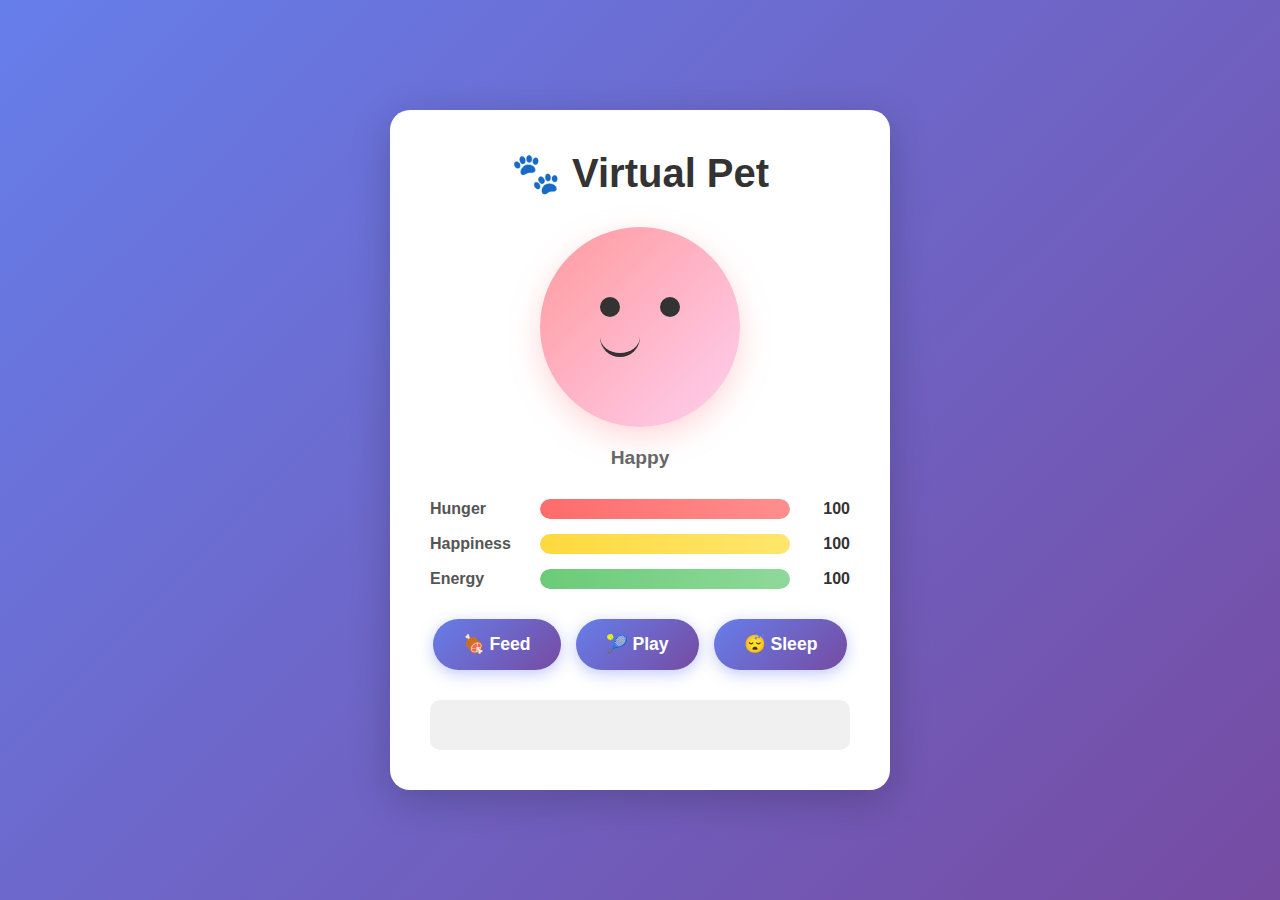
<file: index.html>
<!DOCTYPE html>
<html lang="en">
<head>
    <meta charset="UTF-8">
    <meta name="viewport" content="width=device-width, initial-scale=1.0">
    <title>Virtual Pet</title>
    <meta name="theme-color" content="#667eea">
    <link rel="stylesheet" href="style.css">
    <link rel="manifest" href="manifest.json">
</head>
<body>
    <div class="container">
        <h1>🐾 Virtual Pet</h1>
        
        <div class="pet-container">
            <div class="pet" id="pet">
                <div class="pet-face">
                    <div class="pet-eyes">
                        <div class="eye left"></div>
                        <div class="eye right"></div>
                    </div>
                    <div class="pet-mouth" id="petMouth"></div>
                </div>
            </div>
            <div class="pet-emotion" id="petEmotion">Happy</div>
        </div>

        <div class="stats">
            <div class="stat">
                <label>Hunger</label>
                <div class="stat-bar">
                    <div class="stat-fill" id="hungerBar"></div>
                </div>
                <span id="hungerValue">100</span>
            </div>
            <div class="stat">
                <label>Happiness</label>
                <div class="stat-bar">
                    <div class="stat-fill" id="happinessBar"></div>
                </div>
                <span id="happinessValue">100</span>
            </div>
            <div class="stat">
                <label>Energy</label>
                <div class="stat-bar">
                    <div class="stat-fill" id="energyBar"></div>
                </div>
                <span id="energyValue">100</span>
            </div>
        </div>

        <div class="actions">
            <button class="action-btn" id="feedBtn">🍖 Feed</button>
            <button class="action-btn" id="playBtn">🎾 Play</button>
            <button class="action-btn" id="sleepBtn">😴 Sleep</button>
        </div>

        <div class="message" id="message"></div>

        <button class="download-btn" id="downloadBtn">📥 Install App</button>
    </div>

    <script src="script.js"></script>
</body>
</html>
</file>
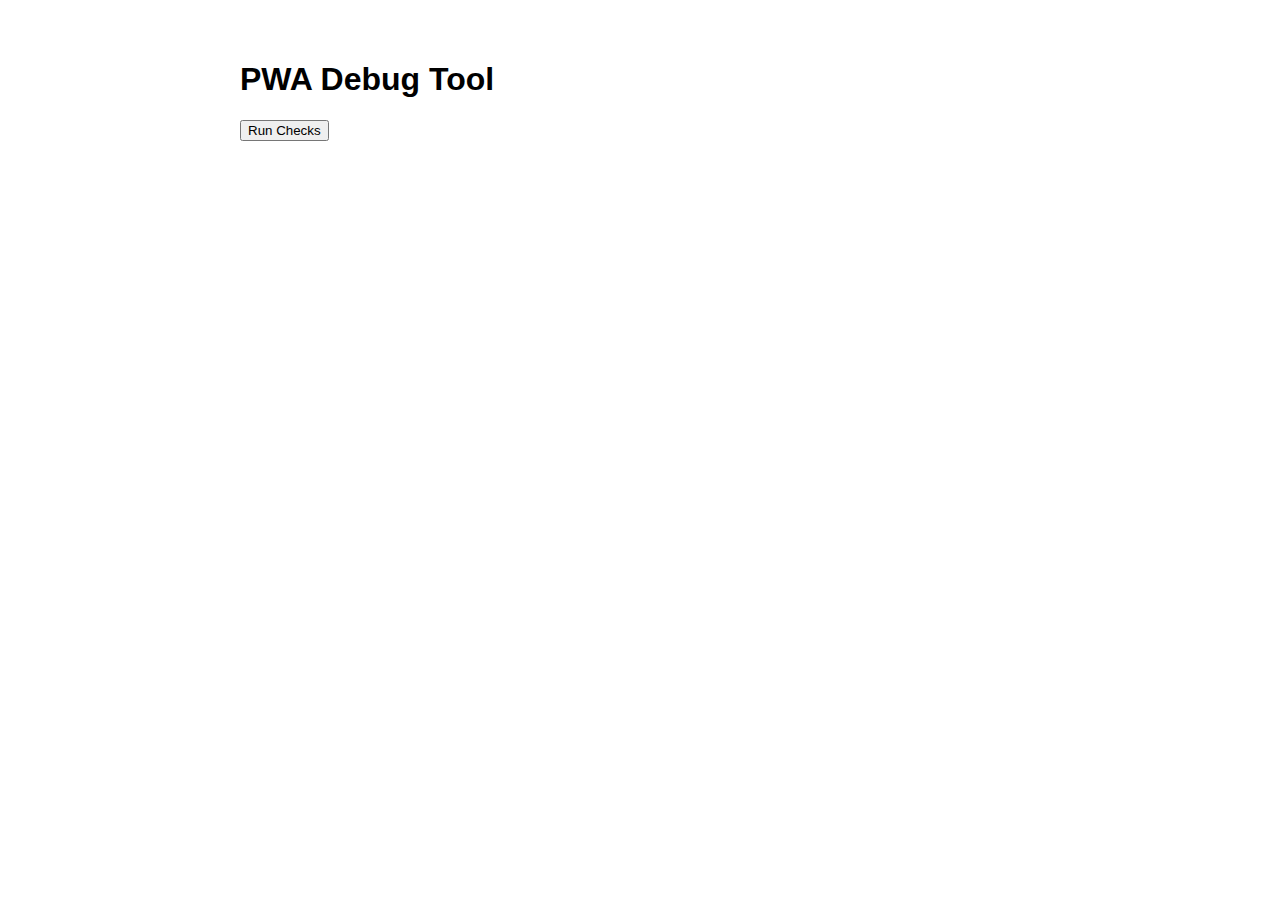
<file: debug.html>
<!DOCTYPE html>
<html lang="en">
<head>
    <meta charset="UTF-8">
    <meta name="viewport" content="width=device-width, initial-scale=1.0">
    <title>PWA Debug Tool</title>
    <style>
        body {
            font-family: Arial, sans-serif;
            max-width: 800px;
            margin: 20px auto;
            padding: 20px;
        }
        .status {
            padding: 10px;
            margin: 10px 0;
            border-radius: 5px;
        }
        .success {
            background: #d4edda;
            border: 1px solid #c3e6cb;
            color: #155724;
        }
        .error {
            background: #f8d7da;
            border: 1px solid #f5c6cb;
            color: #721c24;
        }
        .info {
            background: #d1ecf1;
            border: 1px solid #bee5eb;
            color: #0c5460;
        }
        pre {
            background: #f5f5f5;
            padding: 10px;
            border-radius: 5px;
            overflow-x: auto;
        }
    </style>
</head>
<body>
    <h1>PWA Debug Tool</h1>
    <button onclick="runChecks()">Run Checks</button>
    <div id="results"></div>

    <script>
        async function runChecks() {
            const results = document.getElementById('results');
            results.innerHTML = '';

            function addStatus(message, type) {
                const div = document.createElement('div');
                div.className = `status ${type}`;
                div.textContent = message;
                results.appendChild(div);
            }

            function addDetails(title, content) {
                const div = document.createElement('div');
                div.className = 'status info';
                div.innerHTML = `<strong>${title}:</strong><pre>${JSON.stringify(content, null, 2)}</pre>`;
                results.appendChild(div);
            }

            addStatus('Running PWA diagnostics...', 'info');

            const checks = [
                {
                    name: 'HTTPS',
                    test: () => location.protocol === 'https:' || location.hostname === 'localhost' || location.hostname === '127.0.0.1',
                    success: 'Serving over HTTPS',
                    error: 'Not serving over HTTPS - PWA requires HTTPS'
                },
                {
                    name: 'Service Worker Support',
                    test: () => 'serviceWorker' in navigator,
                    success: 'Service Worker API is available',
                    error: 'Service Worker API is not supported'
                },
                {
                    name: 'Manifest',
                    test: async () => {
                        try {
                            const response = await fetch('manifest.json');
                            return response.ok;
                        } catch {
                            return false;
                        }
                    },
                    success: 'manifest.json is accessible',
                    error: 'manifest.json is not accessible'
                },
                {
                    name: 'Service Worker Registration',
                    test: async () => {
                        try {
                            const registration = await navigator.serviceWorker.register('service-worker.js');
                            return registration.active !== null;
                        } catch {
                            return false;
                        }
                    },
                    success: 'Service Worker is registered and active',
                    error: 'Service Worker registration failed'
                }
            ];

            for (const check of checks) {
                try {
                    const passed = await check.test();
                    addStatus(passed ? `✓ ${check.success}` : `✗ ${check.error}`, passed ? 'success' : 'error');
                } catch (e) {
                    addStatus(`✗ ${check.error}: ${e.message}`, 'error');
                }
            }

            addDetails('Current URL', {
                href: location.href,
                protocol: location.protocol,
                hostname: location.hostname,
                pathname: location.pathname
            });

            if ('serviceWorker' in navigator) {
                const registration = await navigator.serviceWorker.getRegistration();
                if (registration) {
                    addDetails('Service Worker', {
                        scope: registration.scope,
                        state: registration.active?.state || 'not active',
                        installing: registration.installing?.state || 'none',
                        waiting: registration.waiting?.state || 'none'
                    });
                } else {
                    addStatus('No Service Worker registration found', 'error');
                }
            }

            const manifestLink = document.querySelector('link[rel="manifest"]');
            if (manifestLink) {
                addDetails('Manifest Link', {
                    href: manifestLink.href
                });
            } else {
                addStatus('No manifest link found in HTML', 'error');
            }

            addStatus('\nCommon issues:', 'info');
            addStatus('1. Make sure icons (icon-192.png and icon-512.png) exist in the same folder', 'info');
            addStatus('2. The app must be served over HTTPS (except localhost)', 'info');
            addStatus('3. User must interact with the page before install prompt shows', 'info');
            addStatus('4. Try refreshing the page after generating icons', 'info');
        }
    </script>
</body>
</html>
</file>
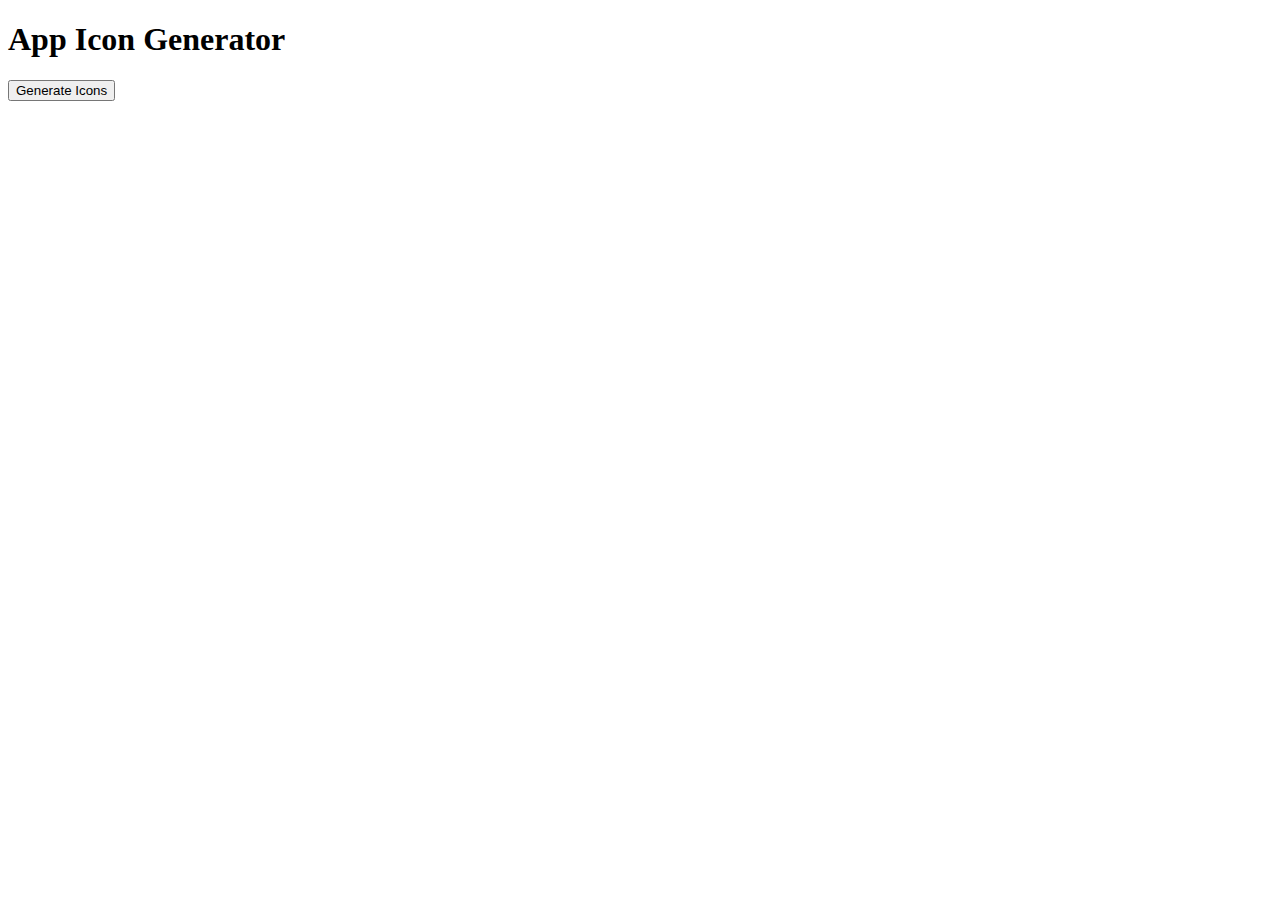
<file: generate-icons.html>
<!DOCTYPE html>
<html lang="en">
<head>
    <meta charset="UTF-8">
    <meta name="viewport" content="width=device-width, initial-scale=1.0">
    <title>Generate App Icons</title>
</head>
<body>
    <h1>App Icon Generator</h1>
    <button onclick="generateIcons()">Generate Icons</button>
    <div id="output"></div>

    <script>
        function generateIcons() {
            const sizes = [192, 512];
            const output = document.getElementById('output');

            sizes.forEach(size => {
                const canvas = document.createElement('canvas');
                canvas.width = size;
                canvas.height = size;
                const ctx = canvas.getContext('2d');

                const gradient = ctx.createLinearGradient(0, 0, size, size);
                gradient.addColorStop(0, '#667eea');
                gradient.addColorStop(1, '#764ba2');
                ctx.fillStyle = gradient;
                ctx.fillRect(0, 0, size, size);

                ctx.font = `bold ${size * 0.4}px Arial`;
                ctx.textAlign = 'center';
                ctx.textBaseline = 'middle';
                ctx.fillStyle = 'white';
                ctx.fillText('🐾', size / 2, size / 2);

                const link = document.createElement('a');
                link.download = `icon-${size}.png`;
                link.href = canvas.toDataURL('image/png');
                link.textContent = `Download icon-${size}.png`;
                link.style.display = 'block';
                link.style.margin = '10px';
                link.style.padding = '10px';
                link.style.background = '#667eea';
                link.style.color = 'white';
                link.style.textDecoration = 'none';
                link.style.borderRadius = '5px';

                output.appendChild(link);
            });
        }
    </script>
</body>
</html>
</file>
<file: style.css>
* {
    margin: 0;
    padding: 0;
    box-sizing: border-box;
}

body {
    font-family: 'Segoe UI', Tahoma, Geneva, Verdana, sans-serif;
    background: linear-gradient(135deg, #667eea 0%, #764ba2 100%);
    min-height: 100vh;
    display: flex;
    justify-content: center;
    align-items: center;
    padding: 20px;
}

.container {
    background: white;
    border-radius: 20px;
    padding: 40px;
    box-shadow: 0 10px 40px rgba(0, 0, 0, 0.2);
    max-width: 500px;
    width: 100%;
    text-align: center;
}

h1 {
    color: #333;
    margin-bottom: 30px;
    font-size: 2.5em;
}

.pet-container {
    margin: 30px 0;
    position: relative;
}

.pet {
    width: 200px;
    height: 200px;
    background: linear-gradient(135deg, #ff9a9e 0%, #fecfef 100%);
    border-radius: 50%;
    margin: 0 auto;
    position: relative;
    cursor: pointer;
    transition: transform 0.3s ease;
    animation: bounce 2s ease-in-out infinite;
    box-shadow: 0 10px 30px rgba(255, 154, 158, 0.4);
}

.pet:hover {
    transform: scale(1.05);
}

.pet-face {
    position: absolute;
    top: 50%;
    left: 50%;
    transform: translate(-50%, -50%);
}

.pet-eyes {
    display: flex;
    gap: 40px;
    margin-bottom: 20px;
}

.eye {
    width: 20px;
    height: 20px;
    background: #333;
    border-radius: 50%;
    animation: blink 3s ease-in-out infinite;
}

.pet-mouth {
    width: 40px;
    height: 20px;
    border-bottom: 4px solid #333;
    border-radius: 0 0 20px 20px;
    transition: all 0.3s ease;
}

.pet-emotion {
    margin-top: 20px;
    font-size: 1.2em;
    color: #666;
    font-weight: bold;
}

@keyframes bounce {
    0%, 100% {
        transform: translateY(0);
    }
    50% {
        transform: translateY(-20px);
    }
}

@keyframes blink {
    0%, 45%, 55%, 100% {
        transform: scaleY(1);
    }
    50% {
        transform: scaleY(0.1);
    }
}

@keyframes eat {
    0%, 100% {
        transform: scale(1);
    }
    50% {
        transform: scale(1.1);
    }
}

@keyframes play {
    0%, 100% {
        transform: rotate(0deg);
    }
    25% {
        transform: rotate(-15deg);
    }
    75% {
        transform: rotate(15deg);
    }
}

@keyframes sleep {
    0%, 100% {
        transform: scale(1);
        opacity: 1;
    }
    50% {
        transform: scale(0.95);
        opacity: 0.7;
    }
}

.pet.eating {
    animation: eat 0.3s ease-in-out 3;
}

.pet.playing {
    animation: play 0.5s ease-in-out 2;
}

.pet.sleeping {
    animation: sleep 2s ease-in-out infinite;
}

.stats {
    margin: 30px 0;
}

.stat {
    margin: 15px 0;
    display: flex;
    align-items: center;
    gap: 10px;
}

.stat label {
    width: 100px;
    text-align: left;
    font-weight: bold;
    color: #555;
}

.stat-bar {
    flex: 1;
    height: 20px;
    background: #e0e0e0;
    border-radius: 10px;
    overflow: hidden;
}

.stat-fill {
    height: 100%;
    border-radius: 10px;
    transition: width 0.5s ease, background 0.5s ease;
}

#hungerBar {
    background: linear-gradient(90deg, #ff6b6b, #ff8e8e);
}

#happinessBar {
    background: linear-gradient(90deg, #ffd93d, #ffe66d);
}

#energyBar {
    background: linear-gradient(90deg, #6bcb77, #8ed99a);
}

.stat-fill.low {
    background: linear-gradient(90deg, #ff0000, #ff4444);
}

.stat-fill.medium {
    background: linear-gradient(90deg, #ffa500, #ffcc00);
}

.stat span {
    width: 50px;
    text-align: right;
    font-weight: bold;
    color: #333;
}

.actions {
    display: flex;
    gap: 15px;
    justify-content: center;
    flex-wrap: wrap;
    margin: 30px 0;
}

.action-btn {
    padding: 15px 30px;
    font-size: 1.1em;
    border: none;
    border-radius: 50px;
    cursor: pointer;
    transition: all 0.3s ease;
    background: linear-gradient(135deg, #667eea 0%, #764ba2 100%);
    color: white;
    font-weight: bold;
    box-shadow: 0 4px 15px rgba(102, 126, 234, 0.4);
}

.action-btn:hover {
    transform: translateY(-3px);
    box-shadow: 0 6px 20px rgba(102, 126, 234, 0.6);
}

.action-btn:active {
    transform: translateY(0);
}

.action-btn:disabled {
    background: #ccc;
    cursor: not-allowed;
    transform: none;
    box-shadow: none;
}

.download-btn {
    padding: 15px 30px;
    font-size: 1.1em;
    border: none;
    border-radius: 50px;
    cursor: pointer;
    transition: all 0.3s ease;
    background: linear-gradient(135deg, #11998e 0%, #38ef7d 100%);
    color: white;
    font-weight: bold;
    box-shadow: 0 4px 15px rgba(17, 153, 142, 0.4);
    margin-top: 20px;
}

.download-btn:hover {
    transform: translateY(-3px);
    box-shadow: 0 6px 20px rgba(17, 153, 142, 0.6);
}

.download-btn:active {
    transform: translateY(0);
}

.message {
    margin-top: 20px;
    padding: 15px;
    border-radius: 10px;
    background: #f0f0f0;
    font-size: 1em;
    color: #555;
    min-height: 50px;
    display: flex;
    align-items: center;
    justify-content: center;
}

.message.show {
    animation: fadeInOut 2s ease-in-out;
}

@keyframes fadeInOut {
    0%, 100% {
        opacity: 1;
    }
    50% {
        opacity: 0.5;
    }
}

@media (max-width: 600px) {
    .container {
        padding: 20px;
    }
    
    h1 {
        font-size: 2em;
    }
    
    .pet {
        width: 150px;
        height: 150px;
    }
    
    .action-btn {
        padding: 12px 20px;
        font-size: 1em;
    }
}
</file>
